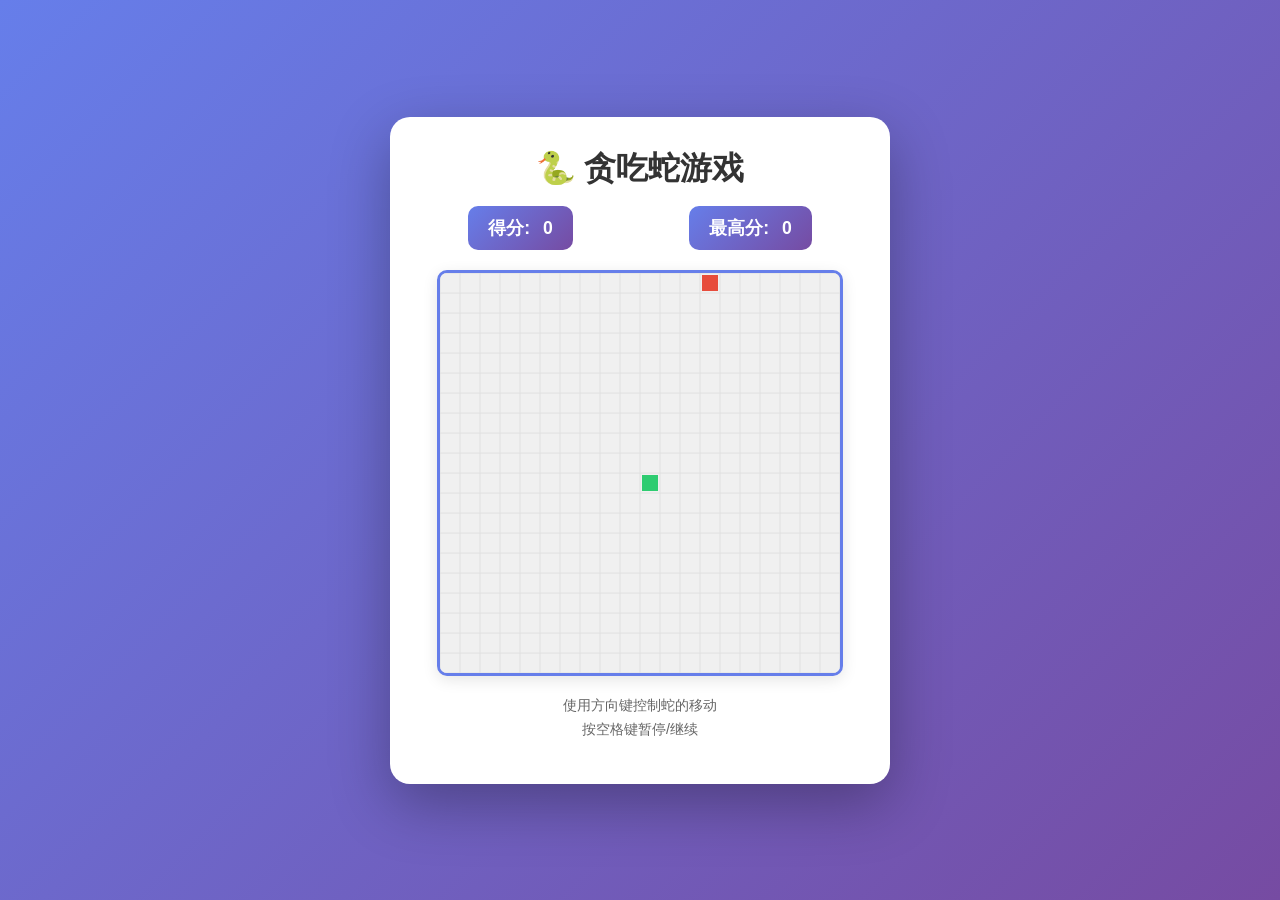
<file: 1_贪吃蛇/index.html>
<!--
Filename: /Users/justin/code/vibe_coding/1_贪吃蛇/index.html
Path: /Users/justin/code/vibe_coding/1_贪吃蛇
Created Date: Friday, January 9th 2026, 3:30:27 pm
Author: Justin Jiang

Copyright (c) 2026 Justin Jinag Inc.
-->




<!DOCTYPE html>
<html lang="zh-CN">
<head>
    <meta charset="UTF-8">
    <meta name="viewport" content="width=device-width, initial-scale=1.0">
    <title>贪吃蛇游戏</title>
    <link rel="stylesheet" href="style.css">
</head>
<body>
    <div class="container">
        <div class="game-header">
            <h1>🐍 贪吃蛇游戏</h1>
            <div class="score-board">
                <div class="score-item">
                    <span class="label">得分:</span>
                    <span id="score">0</span>
                </div>
                <div class="score-item">
                    <span class="label">最高分:</span>
                    <span id="high-score">0</span>
                </div>
            </div>
        </div>
        
        <div class="game-wrapper">
            <canvas id="gameCanvas" width="400" height="400"></canvas>
            <div id="gameOver" class="game-over hidden">
                <h2>游戏结束!</h2>
                <p>你的得分: <span id="finalScore">0</span></p>
                <button id="restartBtn">重新开始</button>
            </div>
        </div>
        
        <div class="controls">
            <div class="control-info">
                <p>使用方向键控制蛇的移动</p>
                <p>按空格键暂停/继续</p>
            </div>
            <div class="mobile-controls">
                <button class="control-btn" id="btnUp">↑</button>
                <div class="control-row">
                    <button class="control-btn" id="btnLeft">←</button>
                    <button class="control-btn" id="btnDown">↓</button>
                    <button class="control-btn" id="btnRight">→</button>
                </div>
            </div>
        </div>
    </div>
    
    <script src="game.js"></script>
</body>
</html>
</file>
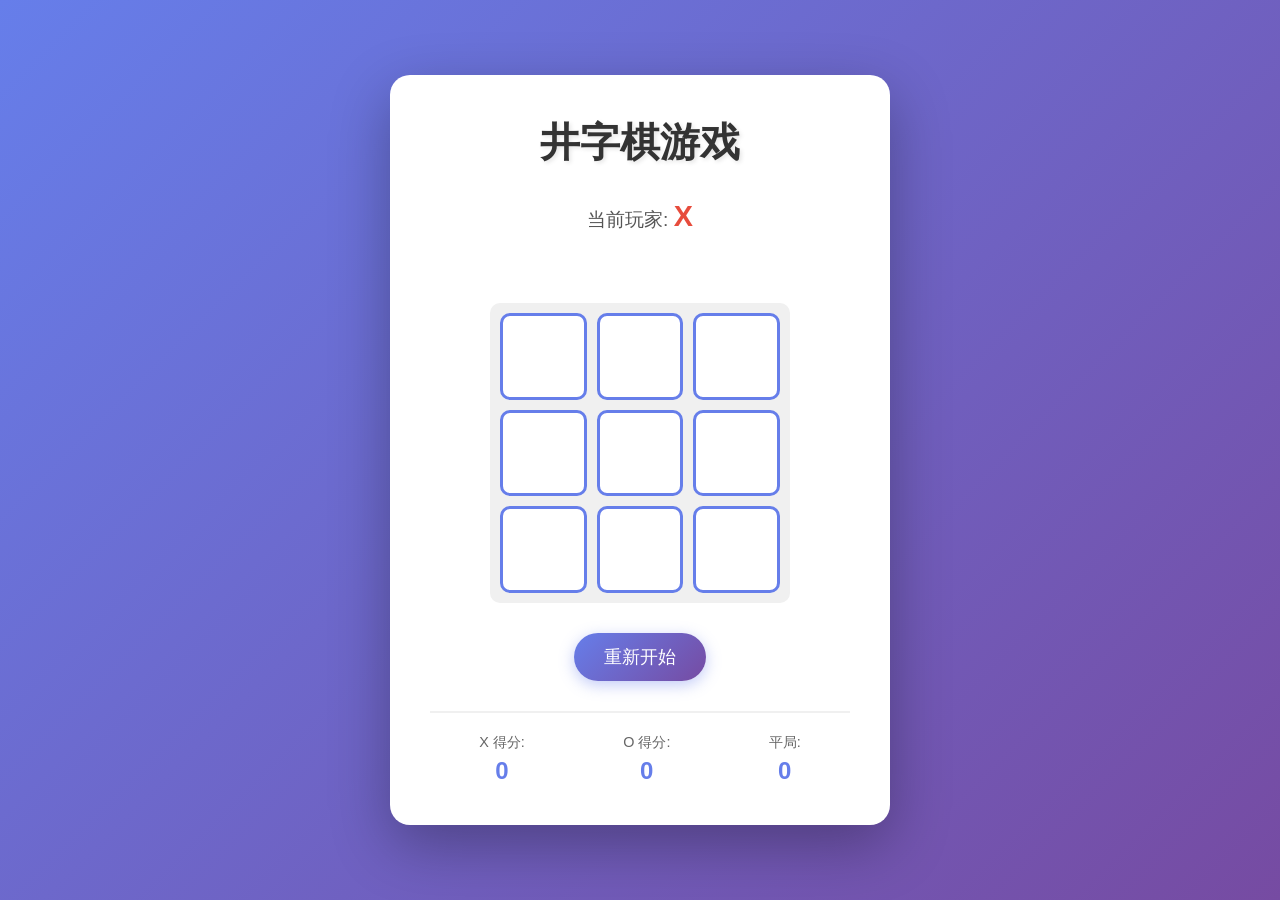
<file: 2_井字棋/index.html>
<!--
Filename: /Users/justin/code/vibe_coding/2_井字棋/index.html
Path: /Users/justin/code/vibe_coding/2_井字棋
Created Date: Friday, January 9th 2026, 4:19:45 pm
Author: Justin Jiang

Copyright (c) 2026 Justin Jinag Inc.
-->




<!DOCTYPE html>
<html lang="zh-CN">
<head>
    <meta charset="UTF-8">
    <meta name="viewport" content="width=device-width, initial-scale=1.0">
    <title>井字棋游戏</title>
    <link rel="stylesheet" href="style.css">
</head>
<body>
    <div class="container">
        <h1>井字棋游戏</h1>
        
        <div class="game-info">
            <div class="current-player">
                <span>当前玩家: </span>
                <span id="player-indicator">X</span>
            </div>
            <div class="game-status" id="game-status"></div>
        </div>

        <div class="board" id="board">
            <div class="cell" data-index="0"></div>
            <div class="cell" data-index="1"></div>
            <div class="cell" data-index="2"></div>
            <div class="cell" data-index="3"></div>
            <div class="cell" data-index="4"></div>
            <div class="cell" data-index="5"></div>
            <div class="cell" data-index="6"></div>
            <div class="cell" data-index="7"></div>
            <div class="cell" data-index="8"></div>
        </div>

        <div class="controls">
            <button id="reset-btn" class="reset-btn">重新开始</button>
        </div>

        <div class="score-board">
            <div class="score-item">
                <span class="score-label">X 得分:</span>
                <span id="score-x" class="score-value">0</span>
            </div>
            <div class="score-item">
                <span class="score-label">O 得分:</span>
                <span id="score-o" class="score-value">0</span>
            </div>
            <div class="score-item">
                <span class="score-label">平局:</span>
                <span id="score-draw" class="score-value">0</span>
            </div>
        </div>
    </div>

    <script src="script.js"></script>
</body>
</html>
</file>
<file: 1_贪吃蛇/style.css>
* {
    margin: 0;
    padding: 0;
    box-sizing: border-box;
}

body {
    font-family: 'Arial', sans-serif;
    background: linear-gradient(135deg, #667eea 0%, #764ba2 100%);
    min-height: 100vh;
    display: flex;
    justify-content: center;
    align-items: center;
    padding: 20px;
}

.container {
    background: white;
    border-radius: 20px;
    padding: 30px;
    box-shadow: 0 20px 60px rgba(0, 0, 0, 0.3);
    max-width: 500px;
    width: 100%;
}

.game-header {
    text-align: center;
    margin-bottom: 20px;
}

.game-header h1 {
    color: #333;
    margin-bottom: 15px;
    font-size: 2em;
}

.score-board {
    display: flex;
    justify-content: space-around;
    gap: 20px;
    margin-bottom: 10px;
}

.score-item {
    background: linear-gradient(135deg, #667eea 0%, #764ba2 100%);
    color: white;
    padding: 10px 20px;
    border-radius: 10px;
    font-size: 1.1em;
    font-weight: bold;
}

.score-item .label {
    margin-right: 8px;
}

.game-wrapper {
    position: relative;
    display: flex;
    justify-content: center;
    margin-bottom: 20px;
}

#gameCanvas {
    border: 3px solid #667eea;
    border-radius: 10px;
    background: #f0f0f0;
    box-shadow: 0 4px 15px rgba(0, 0, 0, 0.1);
}

.game-over {
    position: absolute;
    top: 50%;
    left: 50%;
    transform: translate(-50%, -50%);
    background: rgba(255, 255, 255, 0.95);
    padding: 30px;
    border-radius: 15px;
    text-align: center;
    box-shadow: 0 10px 30px rgba(0, 0, 0, 0.3);
    z-index: 10;
}

.game-over.hidden {
    display: none;
}

.game-over h2 {
    color: #e74c3c;
    margin-bottom: 15px;
    font-size: 1.8em;
}

.game-over p {
    color: #333;
    margin-bottom: 20px;
    font-size: 1.2em;
}

#restartBtn {
    background: linear-gradient(135deg, #667eea 0%, #764ba2 100%);
    color: white;
    border: none;
    padding: 12px 30px;
    border-radius: 25px;
    font-size: 1.1em;
    cursor: pointer;
    transition: transform 0.2s, box-shadow 0.2s;
}

#restartBtn:hover {
    transform: translateY(-2px);
    box-shadow: 0 5px 15px rgba(102, 126, 234, 0.4);
}

#restartBtn:active {
    transform: translateY(0);
}

.controls {
    text-align: center;
}

.control-info {
    margin-bottom: 15px;
    color: #666;
    font-size: 0.9em;
}

.control-info p {
    margin: 5px 0;
}

.mobile-controls {
    display: none;
}

.control-btn {
    background: linear-gradient(135deg, #667eea 0%, #764ba2 100%);
    color: white;
    border: none;
    width: 60px;
    height: 60px;
    border-radius: 10px;
    font-size: 1.5em;
    cursor: pointer;
    margin: 5px;
    transition: transform 0.1s, box-shadow 0.1s;
    user-select: none;
}

.control-btn:active {
    transform: scale(0.95);
    box-shadow: 0 2px 10px rgba(102, 126, 234, 0.4);
}

.control-row {
    display: flex;
    justify-content: center;
    align-items: center;
}

@media (max-width: 600px) {
    .container {
        padding: 20px;
    }
    
    .game-header h1 {
        font-size: 1.5em;
    }
    
    #gameCanvas {
        width: 100%;
        height: auto;
    }
    
    .mobile-controls {
        display: block;
        margin-top: 15px;
    }
    
    .control-info {
        font-size: 0.8em;
    }
}
</file>
<file: 2_井字棋/style.css>
* {
    margin: 0;
    padding: 0;
    box-sizing: border-box;
}

body {
    font-family: 'Segoe UI', Tahoma, Geneva, Verdana, sans-serif;
    background: linear-gradient(135deg, #667eea 0%, #764ba2 100%);
    min-height: 100vh;
    display: flex;
    justify-content: center;
    align-items: center;
    padding: 20px;
}

.container {
    background: white;
    border-radius: 20px;
    padding: 40px;
    box-shadow: 0 20px 60px rgba(0, 0, 0, 0.3);
    max-width: 500px;
    width: 100%;
    text-align: center;
}

h1 {
    color: #333;
    margin-bottom: 30px;
    font-size: 2.5em;
    text-shadow: 2px 2px 4px rgba(0, 0, 0, 0.1);
}

.game-info {
    margin-bottom: 30px;
}

.current-player {
    font-size: 1.2em;
    margin-bottom: 10px;
    color: #555;
}

#player-indicator {
    font-weight: bold;
    font-size: 1.5em;
    color: #667eea;
    transition: all 0.3s ease;
}

.game-status {
    font-size: 1.1em;
    font-weight: bold;
    min-height: 30px;
    color: #e74c3c;
    margin-top: 10px;
}

.board {
    display: grid;
    grid-template-columns: repeat(3, 1fr);
    grid-gap: 10px;
    margin: 30px auto;
    max-width: 300px;
    background: #f0f0f0;
    padding: 10px;
    border-radius: 10px;
}

.cell {
    aspect-ratio: 1;
    background: white;
    border: 3px solid #667eea;
    border-radius: 10px;
    display: flex;
    justify-content: center;
    align-items: center;
    font-size: 3em;
    font-weight: bold;
    cursor: pointer;
    transition: all 0.3s ease;
    user-select: none;
}

.cell:hover:not(.disabled) {
    background: #f8f9ff;
    transform: scale(1.05);
    box-shadow: 0 5px 15px rgba(102, 126, 234, 0.3);
}

.cell.disabled {
    cursor: not-allowed;
    opacity: 0.7;
}

.cell.x {
    color: #e74c3c;
}

.cell.o {
    color: #3498db;
}

.cell.winning {
    background: #2ecc71;
    animation: pulse 0.5s ease;
}

@keyframes pulse {
    0%, 100% {
        transform: scale(1);
    }
    50% {
        transform: scale(1.1);
    }
}

.controls {
    margin-top: 30px;
}

.reset-btn {
    background: linear-gradient(135deg, #667eea 0%, #764ba2 100%);
    color: white;
    border: none;
    padding: 12px 30px;
    font-size: 1.1em;
    border-radius: 25px;
    cursor: pointer;
    transition: all 0.3s ease;
    box-shadow: 0 4px 15px rgba(102, 126, 234, 0.4);
}

.reset-btn:hover {
    transform: translateY(-2px);
    box-shadow: 0 6px 20px rgba(102, 126, 234, 0.6);
}

.reset-btn:active {
    transform: translateY(0);
}

.score-board {
    display: flex;
    justify-content: space-around;
    margin-top: 30px;
    padding-top: 20px;
    border-top: 2px solid #f0f0f0;
}

.score-item {
    display: flex;
    flex-direction: column;
    gap: 5px;
}

.score-label {
    font-size: 0.9em;
    color: #666;
}

.score-value {
    font-size: 1.5em;
    font-weight: bold;
    color: #667eea;
}

/* 响应式设计 */
@media (max-width: 600px) {
    .container {
        padding: 20px;
    }

    h1 {
        font-size: 2em;
    }

    .cell {
        font-size: 2.5em;
    }

    .score-board {
        flex-direction: column;
        gap: 15px;
    }
}
</file>
